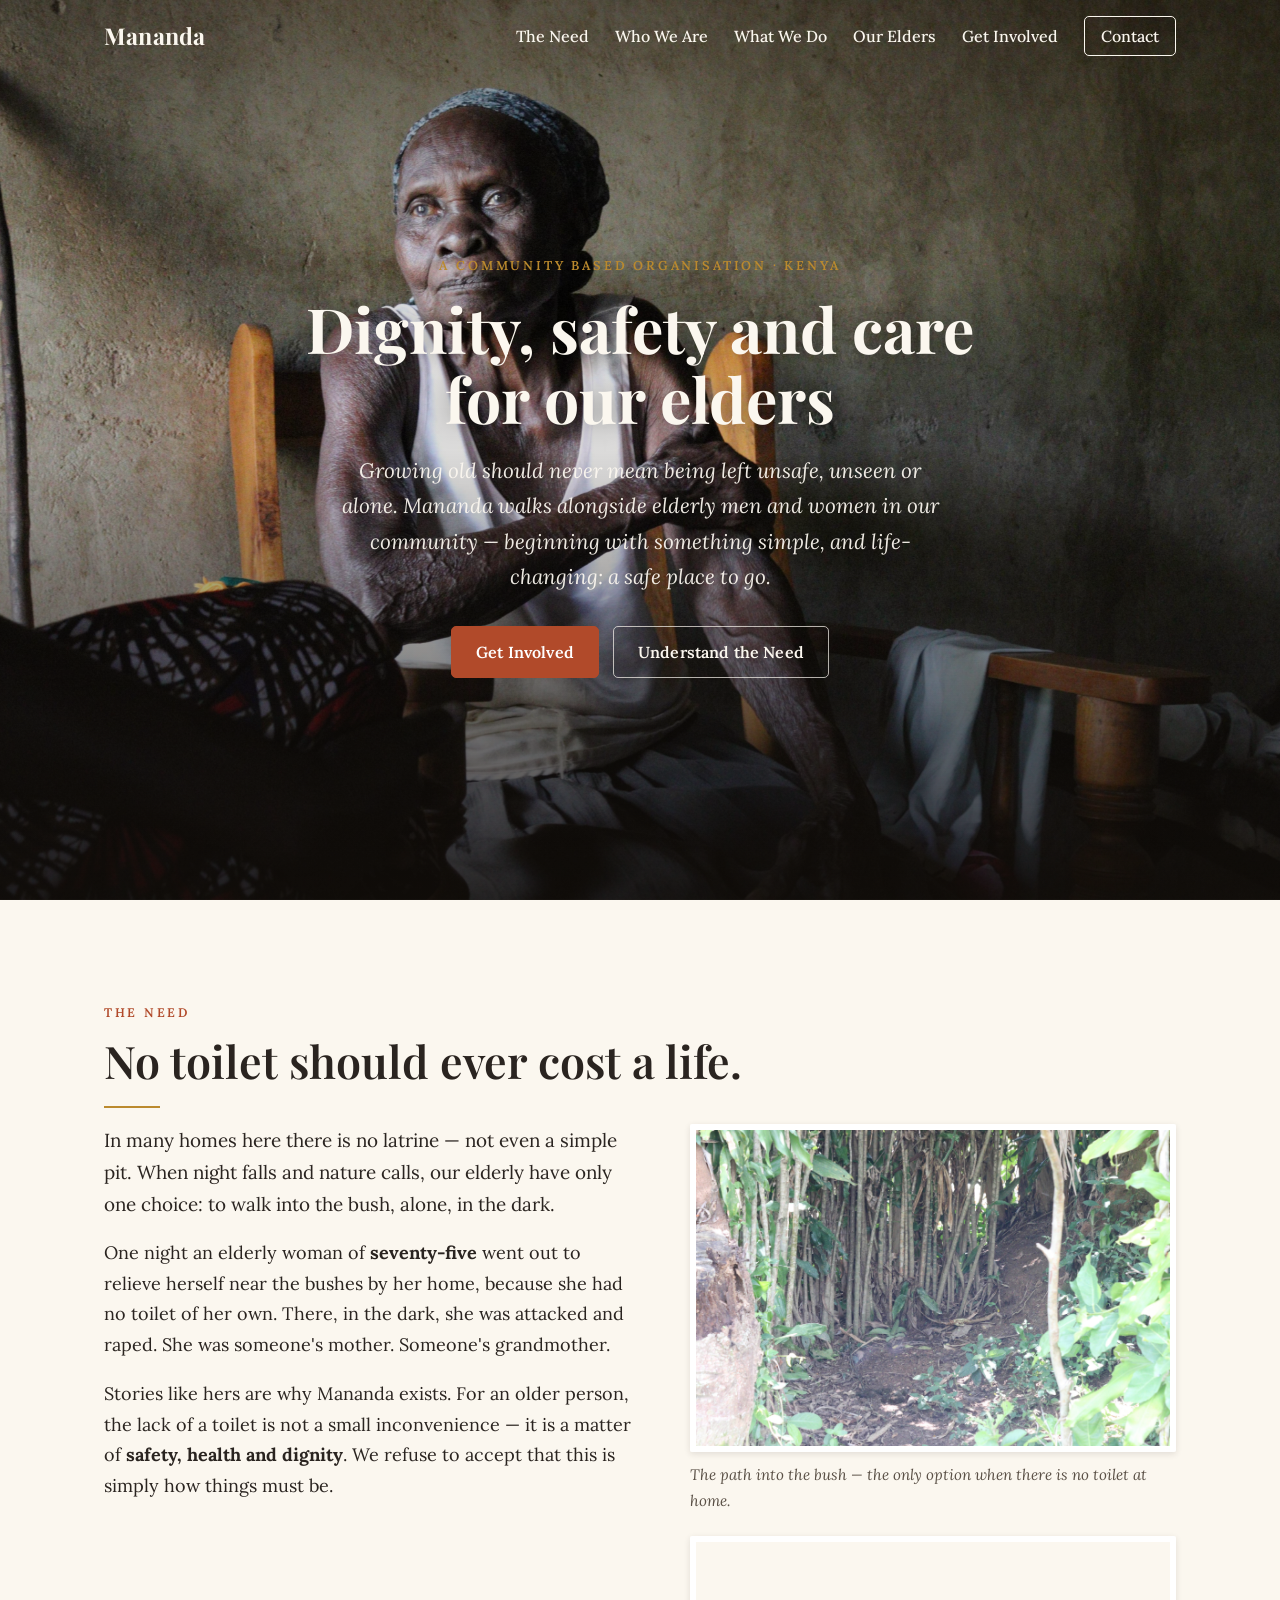
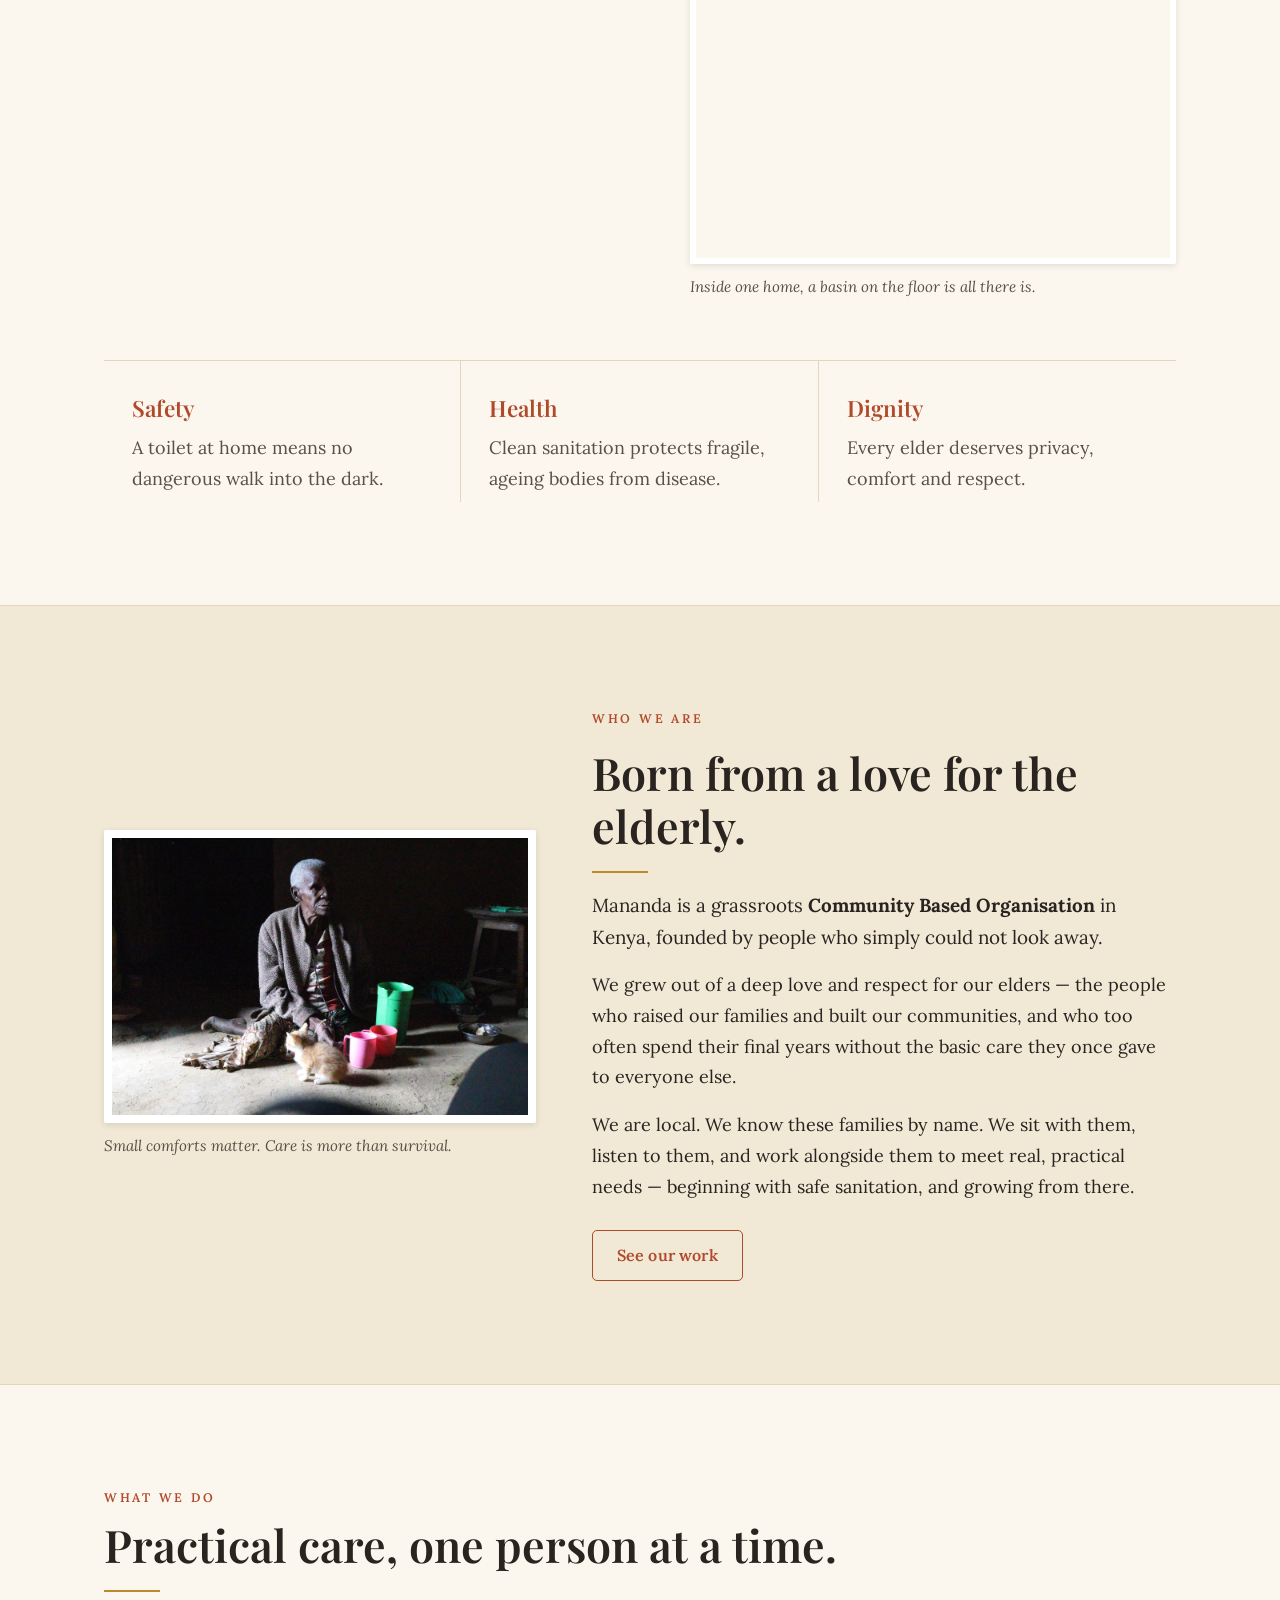
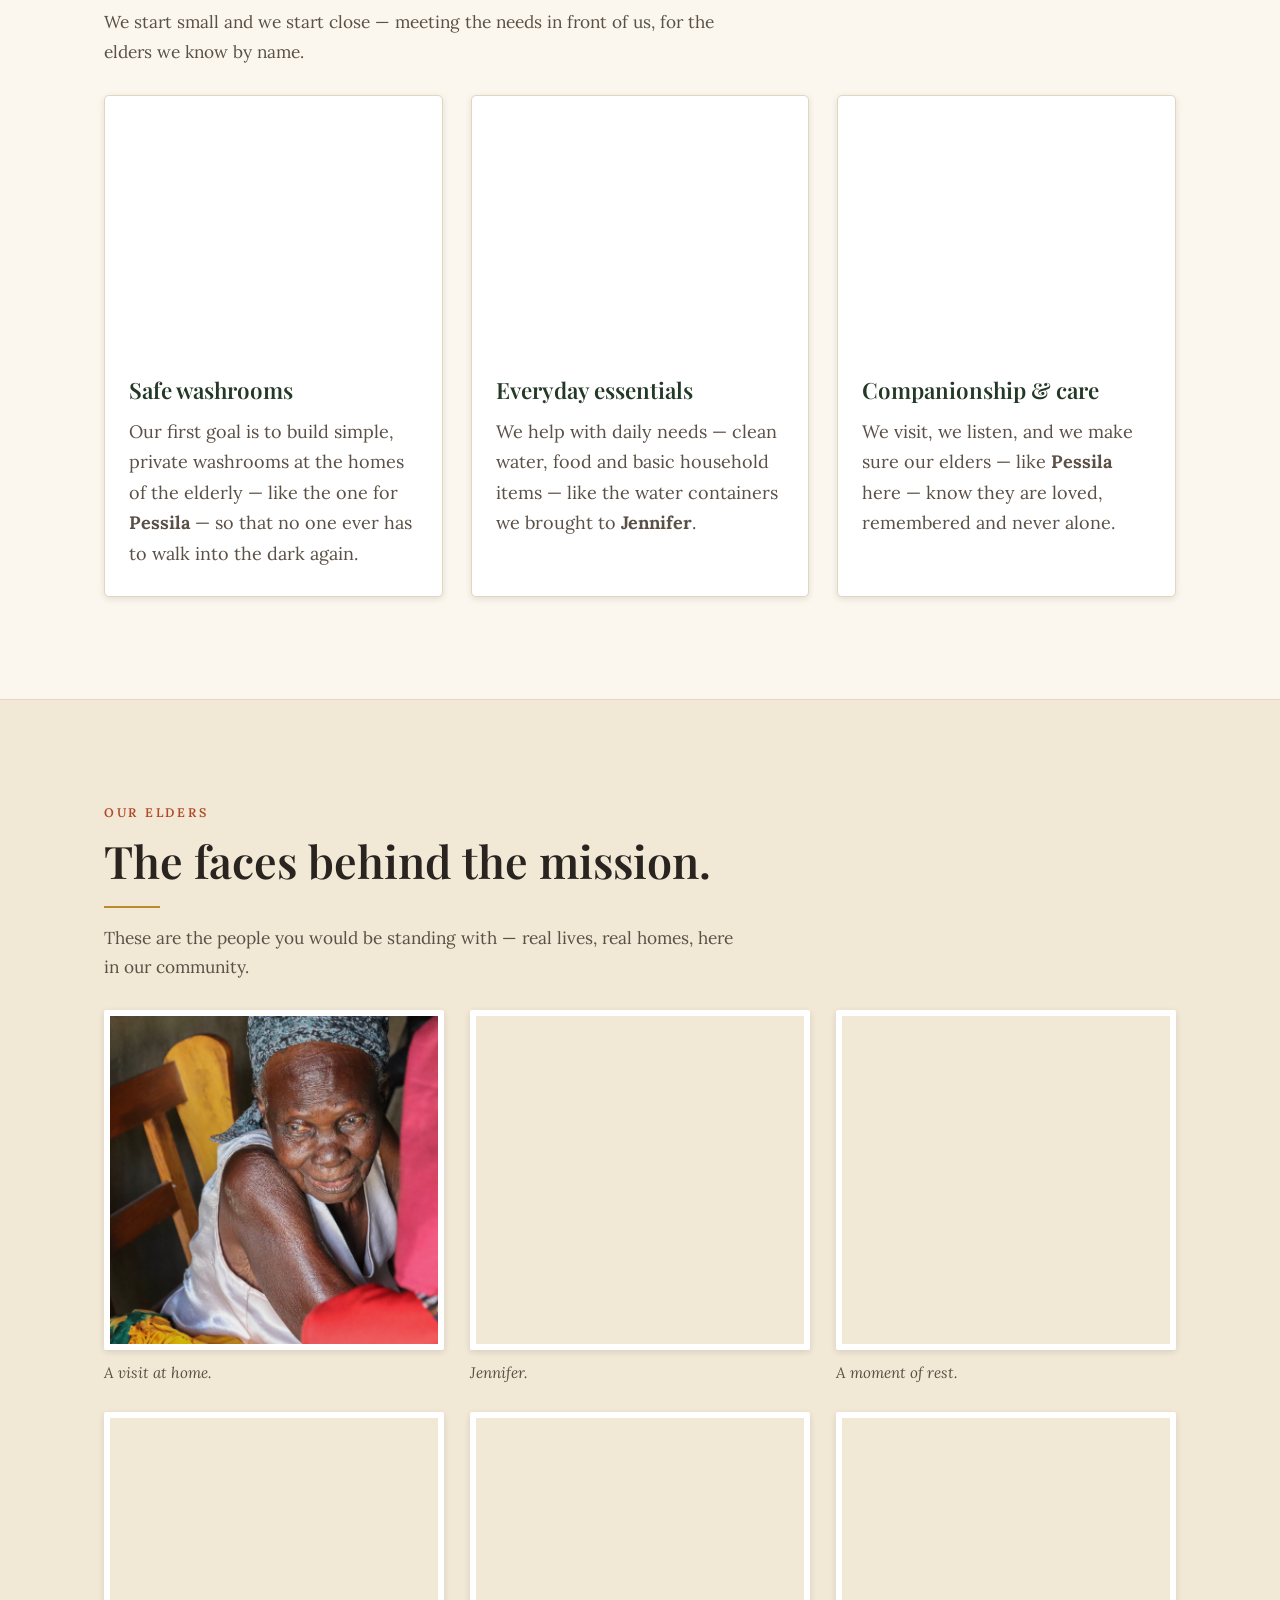
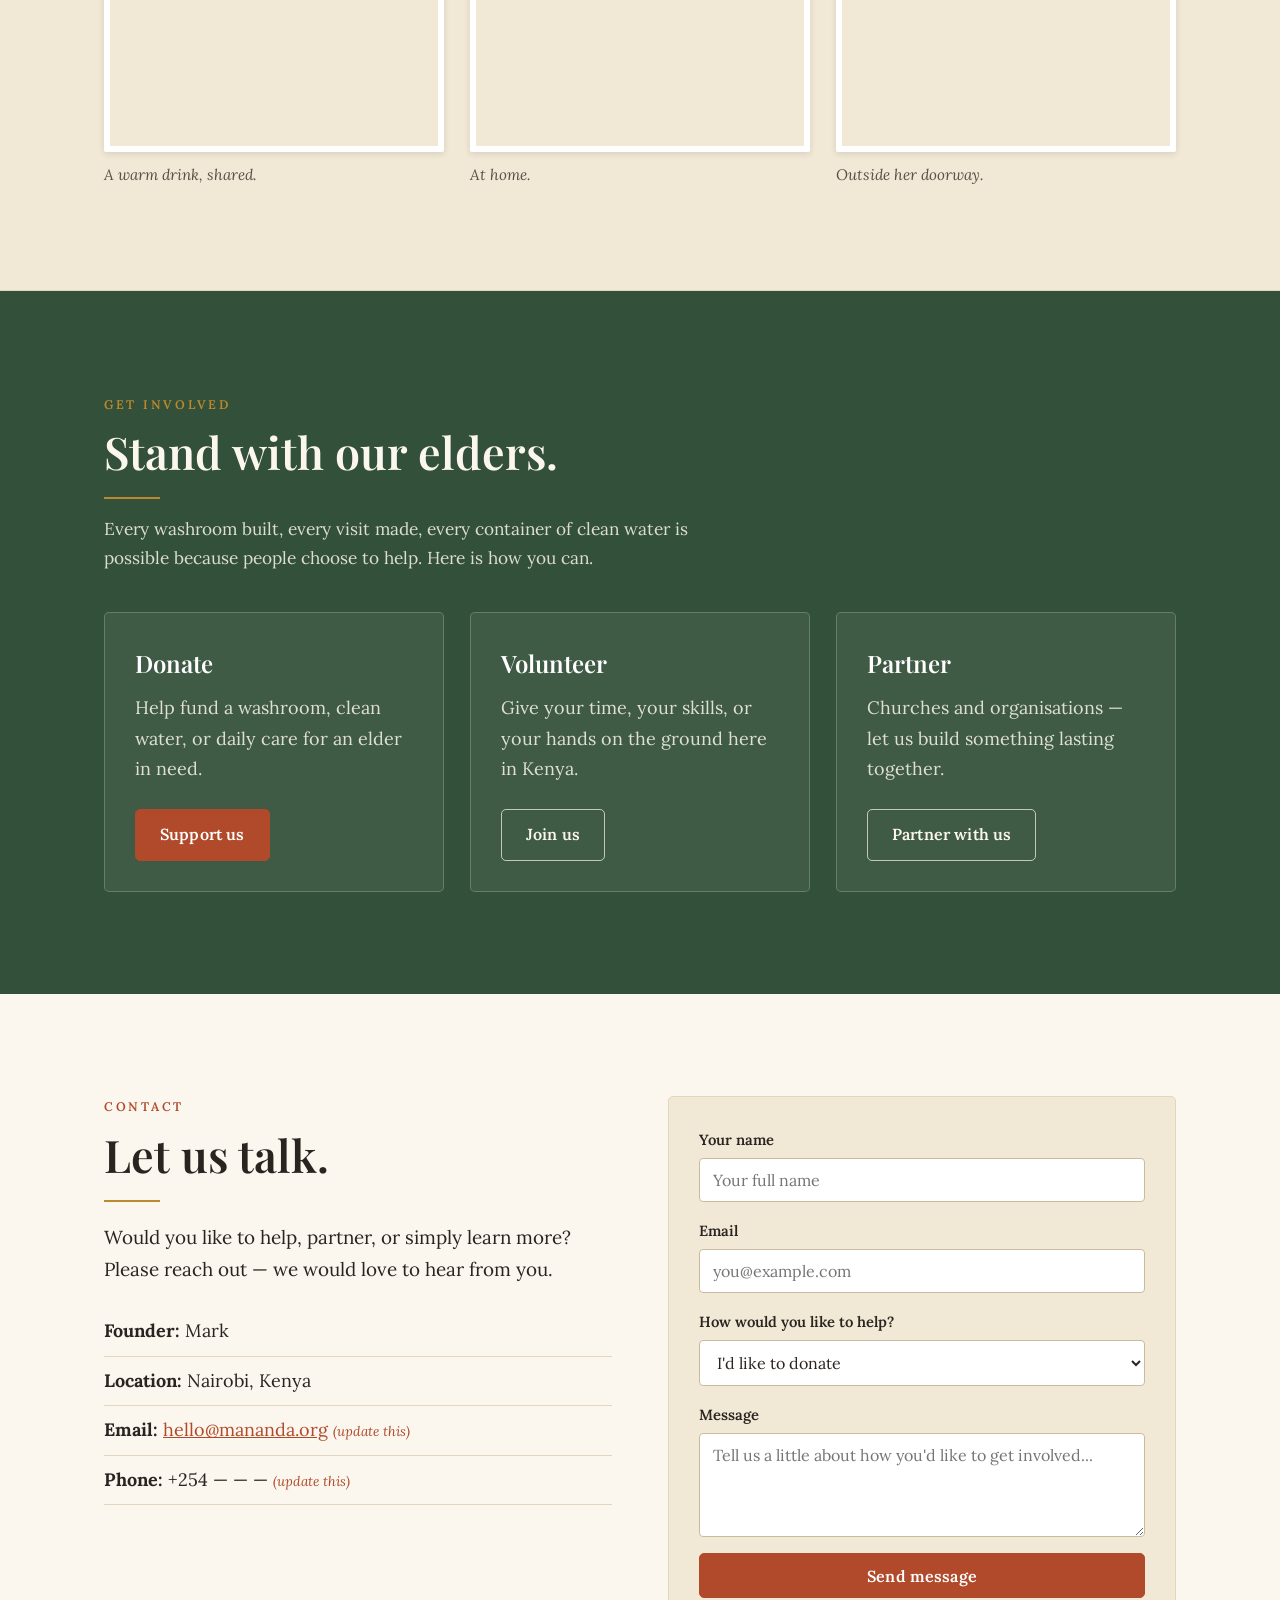
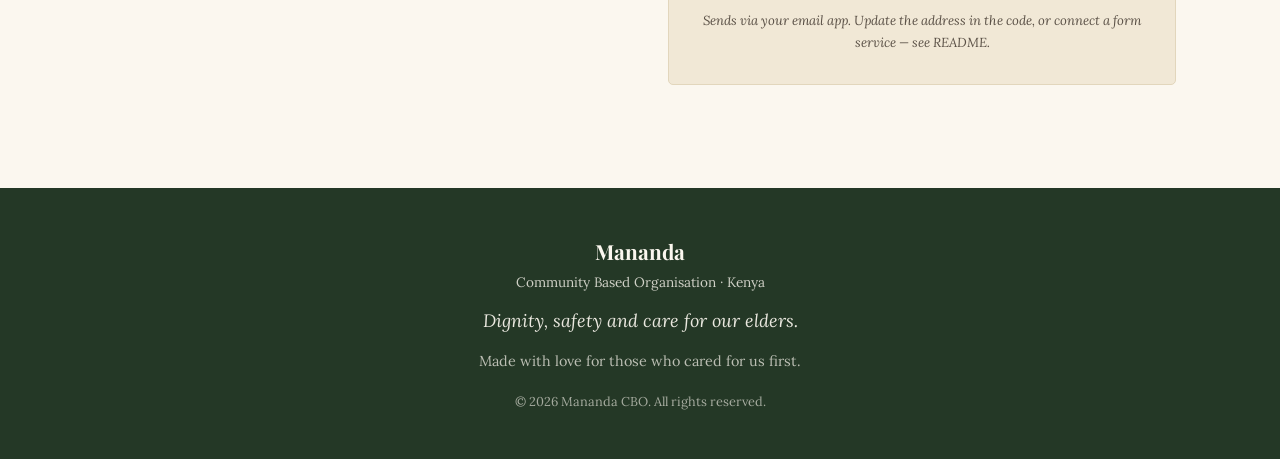
<file: index.html>
<!DOCTYPE html>
<html lang="en">
<head>
  <meta charset="UTF-8" />
  <meta name="viewport" content="width=device-width, initial-scale=1.0" />
  <title>Mananda — Dignity, Safety &amp; Care for Our Elders</title>
  <meta name="description" content="Mananda is a Community Based Organisation in Kenya restoring dignity, safety and care to the elderly — starting with something as basic, and as life-changing, as a safe toilet." />
  <link rel="canonical" href="https://angelodsantos.github.io/mananda-cbo/" />
  <meta name="theme-color" content="#33503A" />

  <!-- Favicon (inline SVG mark) -->
  <link rel="icon" href="data:image/svg+xml,%3Csvg xmlns='http://www.w3.org/2000/svg' viewBox='0 0 64 64'%3E%3Crect width='64' height='64' rx='8' fill='%2333503A'/%3E%3Ctext x='32' y='46' font-family='Georgia,serif' font-size='40' font-weight='700' text-anchor='middle' fill='%23FBF7EF'%3EM%3C/text%3E%3C/svg%3E" />

  <!-- Open Graph / social sharing -->
  <meta property="og:title" content="Mananda — Dignity, Safety & Care for Our Elders" />
  <meta property="og:description" content="A Community Based Organisation in Kenya protecting the dignity and safety of the elderly." />
  <meta property="og:type" content="website" />
  <meta property="og:url" content="https://angelodsantos.github.io/mananda-cbo/" />
  <meta property="og:image" content="https://angelodsantos.github.io/mananda-cbo/assets/hero.jpg" />
  <meta name="twitter:card" content="summary_large_image" />
  <meta name="twitter:title" content="Mananda — Dignity, Safety & Care for Our Elders" />
  <meta name="twitter:description" content="A Community Based Organisation in Kenya protecting the dignity and safety of the elderly." />
  <meta name="twitter:image" content="https://angelodsantos.github.io/mananda-cbo/assets/hero.jpg" />

  <!-- Structured data: charity / organisation -->
  <script type="application/ld+json">
  {
    "@context": "https://schema.org",
    "@type": "NGO",
    "name": "Mananda",
    "alternateName": "Mananda CBO",
    "description": "A Community Based Organisation in Kenya restoring dignity, safety and care to the elderly, starting with safe sanitation.",
    "url": "https://angelodsantos.github.io/mananda-cbo/",
    "areaServed": "Kenya",
    "foundingLocation": { "@type": "Place", "name": "Nairobi, Kenya" }
  }
  </script>

  <link rel="preconnect" href="https://fonts.googleapis.com" />
  <link rel="preconnect" href="https://fonts.gstatic.com" crossorigin />
  <link href="https://fonts.googleapis.com/css2?family=Playfair+Display:ital,wght@0,500;0,600;0,700;1,500&family=Lora:ital,wght@0,400;0,500;0,600;1,400;1,500&display=swap" rel="stylesheet" />
  <link rel="stylesheet" href="styles.css" />
</head>
<body>

  <a href="#problem" class="skip-link">Skip to content</a>

  <!-- ============ NAV ============ -->
  <header class="nav" id="nav">
    <div class="nav__inner">
      <a href="#top" class="nav__brand">
        <span class="nav__name">Mananda</span>
      </a>
      <nav class="nav__links" aria-label="Primary">
        <a href="#problem">The Need</a>
        <a href="#about">Who We Are</a>
        <a href="#work">What We Do</a>
        <a href="#elders">Our Elders</a>
        <a href="#involved">Get Involved</a>
        <a href="#contact" class="nav__cta">Contact</a>
      </nav>
      <button class="nav__toggle" id="navToggle" aria-label="Open menu" aria-expanded="false">
        <span></span><span></span><span></span>
      </button>
    </div>
  </header>

  <!-- ============ HERO ============ -->
  <section class="hero" id="top">
    <div class="hero__media">
      <img src="assets/hero.jpg" alt="An elder being visited in her home" class="hero__img js-photo" fetchpriority="high" decoding="async" />
    </div>
    <div class="hero__overlay"></div>
    <div class="hero__content">
      <p class="hero__eyebrow">A Community Based Organisation &middot; Kenya</p>
      <h1 class="hero__title">Dignity, safety and care for our elders</h1>
      <p class="hero__lede">
        Growing old should never mean being left unsafe, unseen or alone.
        Mananda walks alongside elderly men and women in our community — beginning
        with something simple, and life-changing: a safe place to go.
      </p>
      <div class="hero__actions">
        <a href="#involved" class="btn btn--primary">Get Involved</a>
        <a href="#problem" class="btn btn--ghost">Understand the Need</a>
      </div>
    </div>
  </section>

  <!-- ============ PROBLEM / THE NEED ============ -->
  <section class="section section--problem" id="problem">
    <div class="container">
      <p class="eyebrow">The Need</p>
      <h2 class="section__title">No toilet should ever cost a life.</h2>

      <div class="problem__grid">
        <div class="problem__story">
          <p class="lead">
            In many homes here there is no latrine — not even a simple pit. When
            night falls and nature calls, our elderly have only one choice: to walk
            into the bush, alone, in the dark.
          </p>
          <p>
            One night an elderly woman of <strong>seventy-five</strong> went out to
            relieve herself near the bushes by her home, because she had no toilet
            of her own. There, in the dark, she was attacked and raped. She was
            someone's mother. Someone's grandmother.
          </p>
          <p>
            Stories like hers are why Mananda exists. For an older person, the lack
            of a toilet is not a small inconvenience — it is a matter of
            <strong>safety, health and dignity</strong>. We refuse to accept that
            this is simply how things must be.
          </p>
        </div>

        <div class="problem__photos">
          <figure class="photo">
            <img src="assets/bush-path.jpg" alt="The bush path our elders walk to at night" class="js-photo" loading="lazy" decoding="async" />
            <figcaption>The path into the bush — the only option when there is no toilet at home.</figcaption>
          </figure>
          <figure class="photo">
            <img src="assets/home-conditions.jpg" alt="Inside an elder's home, where a basin serves as a toilet" class="js-photo" loading="lazy" decoding="async" />
            <figcaption>Inside one home, a basin on the floor is all there is.</figcaption>
          </figure>
        </div>
      </div>

      <div class="pillars">
        <div class="pillar">
          <h3>Safety</h3>
          <p>A toilet at home means no dangerous walk into the dark.</p>
        </div>
        <div class="pillar">
          <h3>Health</h3>
          <p>Clean sanitation protects fragile, ageing bodies from disease.</p>
        </div>
        <div class="pillar">
          <h3>Dignity</h3>
          <p>Every elder deserves privacy, comfort and respect.</p>
        </div>
      </div>
    </div>
  </section>

  <!-- ============ ABOUT ============ -->
  <section class="section section--about" id="about">
    <div class="container about__grid">
      <figure class="photo photo--framed">
        <img src="assets/elder-kitten.jpg" alt="An elder at home with his kitten" class="js-photo" loading="lazy" decoding="async" />
        <figcaption>Small comforts matter. Care is more than survival.</figcaption>
      </figure>

      <div class="about__text">
        <p class="eyebrow">Who We Are</p>
        <h2 class="section__title">Born from a love for the elderly.</h2>
        <p class="lead">
          Mananda is a grassroots <strong>Community Based Organisation</strong>
          in Kenya, founded by people who simply could not look away.
        </p>
        <p>
          We grew out of a deep love and respect for our elders — the people who
          raised our families and built our communities, and who too often spend
          their final years without the basic care they once gave to everyone else.
        </p>
        <p>
          We are local. We know these families by name. We sit with them, listen
          to them, and work alongside them to meet real, practical needs —
          beginning with safe sanitation, and growing from there.
        </p>
        <a href="#work" class="btn btn--outline">See our work</a>
      </div>
    </div>
  </section>

  <!-- ============ WORK ============ -->
  <section class="section section--work" id="work">
    <div class="container">
      <p class="eyebrow">What We Do</p>
      <h2 class="section__title">Practical care, one person at a time.</h2>
      <p class="section__intro">
        We start small and we start close — meeting the needs in front of us, for
        the elders we know by name.
      </p>

      <div class="cards">
        <article class="card">
          <figure class="card__media">
            <img src="assets/home.jpg" alt="An elder's mud-walled home with a metal-sheet roof" class="js-photo" loading="lazy" decoding="async" />
          </figure>
          <div class="card__body">
            <h3>Safe washrooms</h3>
            <p>
              Our first goal is to build simple, private washrooms at the homes of
              the elderly — like the one for <strong>Pessila</strong> — so that no
              one ever has to walk into the dark again.
            </p>
          </div>
        </article>

        <article class="card">
          <figure class="card__media">
            <img src="assets/jennifer-pots.jpg" alt="Jennifer at home with her yellow water containers" class="js-photo" loading="lazy" decoding="async" />
          </figure>
          <div class="card__body">
            <h3>Everyday essentials</h3>
            <p>
              We help with daily needs — clean water, food and basic household
              items — like the water containers we brought to <strong>Jennifer</strong>.
            </p>
          </div>
        </article>

        <article class="card">
          <figure class="card__media">
            <img src="assets/pessila.jpg" alt="Pessila smiling during a home visit" class="js-photo" loading="lazy" decoding="async" />
          </figure>
          <div class="card__body">
            <h3>Companionship &amp; care</h3>
            <p>
              We visit, we listen, and we make sure our elders — like
              <strong>Pessila</strong> here — know they are loved, remembered and
              never alone.
            </p>
          </div>
        </article>
      </div>
    </div>
  </section>

  <!-- ============ ELDERS GALLERY ============ -->
  <section class="section section--elders" id="elders">
    <div class="container">
      <p class="eyebrow">Our Elders</p>
      <h2 class="section__title">The faces behind the mission.</h2>
      <p class="section__intro">
        These are the people you would be standing with — real lives, real homes,
        here in our community.
      </p>

      <div class="gallery">
        <figure class="gallery__item">
          <img src="assets/elder-1.jpg" alt="An elder being cared for at home" class="js-photo" loading="lazy" decoding="async" />
          <figcaption>A visit at home.</figcaption>
        </figure>
        <figure class="gallery__item">
          <img src="assets/jennifer-pots.jpg" alt="Jennifer with her water containers" class="js-photo" loading="lazy" decoding="async" />
          <figcaption>Jennifer.</figcaption>
        </figure>
        <figure class="gallery__item">
          <img src="assets/elder-2.jpg" alt="An elder resting in her chair" class="js-photo" loading="lazy" decoding="async" />
          <figcaption>A moment of rest.</figcaption>
        </figure>
        <figure class="gallery__item">
          <img src="assets/elder-care.jpg" alt="An elder with a cup of tea" class="js-photo" loading="lazy" decoding="async" />
          <figcaption>A warm drink, shared.</figcaption>
        </figure>
        <figure class="gallery__item">
          <img src="assets/elder-3.jpg" alt="An elder at home" class="js-photo" loading="lazy" decoding="async" />
          <figcaption>At home.</figcaption>
        </figure>
        <figure class="gallery__item">
          <img src="assets/elder-4.jpg" alt="An elder outside her home" class="js-photo" loading="lazy" decoding="async" />
          <figcaption>Outside her doorway.</figcaption>
        </figure>
      </div>
    </div>
  </section>

  <!-- ============ GET INVOLVED ============ -->
  <section class="section section--involved" id="involved">
    <div class="container">
      <p class="eyebrow eyebrow--light">Get Involved</p>
      <h2 class="section__title section__title--light">Stand with our elders.</h2>
      <p class="section__intro section__intro--light">
        Every washroom built, every visit made, every container of clean water is
        possible because people choose to help. Here is how you can.
      </p>

      <div class="involved__grid">
        <div class="involved__card">
          <h3>Donate</h3>
          <p>Help fund a washroom, clean water, or daily care for an elder in need.</p>
          <a href="#contact" class="btn btn--primary">Support us</a>
        </div>
        <div class="involved__card">
          <h3>Volunteer</h3>
          <p>Give your time, your skills, or your hands on the ground here in Kenya.</p>
          <a href="#contact" class="btn btn--outline btn--outline-light">Join us</a>
        </div>
        <div class="involved__card">
          <h3>Partner</h3>
          <p>Churches and organisations — let us build something lasting together.</p>
          <a href="#contact" class="btn btn--outline btn--outline-light">Partner with us</a>
        </div>
      </div>
    </div>
  </section>

  <!-- ============ CONTACT ============ -->
  <section class="section section--contact" id="contact">
    <div class="container contact__grid">
      <div class="contact__intro">
        <p class="eyebrow">Contact</p>
        <h2 class="section__title">Let us talk.</h2>
        <p class="lead">
          Would you like to help, partner, or simply learn more? Please reach out
          — we would love to hear from you.
        </p>
        <ul class="contact__details">
          <li><strong>Founder:</strong> Mark</li>
          <li><strong>Location:</strong> Nairobi, Kenya</li>
          <li><strong>Email:</strong> <a href="mailto:hello@mananda.org">hello@mananda.org</a> <em>(update this)</em></li>
          <li><strong>Phone:</strong> +254 &mdash; &mdash; &mdash; <em>(update this)</em></li>
        </ul>
      </div>

      <!-- Works now via the visitor's email app (mailto).
           To collect submissions on a server instead, sign up at
           formspree.io / web3forms.com and set data-endpoint to their URL. -->
      <form class="contact__form" id="contactForm" data-endpoint="" data-email="hello@mananda.org">
        <label>Your name
          <input type="text" name="name" placeholder="Your full name" required />
        </label>
        <label>Email
          <input type="email" name="email" placeholder="you@example.com" required />
        </label>
        <label>How would you like to help?
          <select name="interest">
            <option>I'd like to donate</option>
            <option>I'd like to volunteer</option>
            <option>I'd like to partner</option>
            <option>Just learning more</option>
          </select>
        </label>
        <label>Message
          <textarea name="message" rows="4" placeholder="Tell us a little about how you'd like to get involved..."></textarea>
        </label>
        <button type="submit" class="btn btn--primary btn--block">Send message</button>
        <p class="contact__formnote" id="formNote">Sends via your email app. Update the address in the code, or connect a form service — see README.</p>
      </form>
    </div>
  </section>

  <!-- ============ FOOTER ============ -->
  <footer class="footer">
    <div class="container footer__inner">
      <div class="footer__brand">
        <strong>Mananda</strong>
        <span>Community Based Organisation &middot; Kenya</span>
      </div>
      <p class="footer__tag">Dignity, safety and care for our elders.</p>
      <p class="footer__made">Made with love for those who cared for us first.</p>
      <p class="footer__copy">&copy; <span id="year"></span> Mananda CBO. All rights reserved.</p>
    </div>
  </footer>

  <script src="script.js"></script>
</body>
</html>
</file>
<file: styles.css>
/* ============================================================
   Mananda CBO — styles
   A warm, traditional charity look: classic serif type,
   earthy colours, simple framed photos, restrained detailing.
   ============================================================ */

:root {
  --cream:      #FBF7EF;
  --cream-2:    #F1E8D6;
  --paper-line: #E2D6BC;
  --clay:       #B14A2A;
  --clay-dark:  #8E3A1F;
  --green:      #33503A;
  --green-dark: #243826;
  --gold:       #BB8A2E;
  --ink:        #2A2420;
  --ink-soft:   #5A5046;
  --white:      #ffffff;

  --maxw: 1120px;
  --radius: 5px;
  --shadow: 0 2px 6px rgba(42, 36, 32, 0.12);

  --serif-display: "Playfair Display", Georgia, "Times New Roman", serif;
  --serif-body: "Lora", Georgia, "Times New Roman", serif;
}

* { box-sizing: border-box; }

html {
  scroll-behavior: smooth;
  scroll-padding-top: 76px;
  -webkit-text-size-adjust: 100%;   /* stop iOS inflating text in landscape */
  text-size-adjust: 100%;
}

/* Never allow sideways scrolling on phones */
html, body { overflow-x: hidden; }

/* Accessibility: skip link + visible keyboard focus */
.skip-link {
  position: absolute; left: 12px; top: -60px; z-index: 100;
  background: var(--clay); color: var(--white); padding: 10px 16px;
  border-radius: 4px; font-family: var(--serif-body); font-weight: 600; transition: top .2s ease;
}
.skip-link:focus { top: 12px; text-decoration: none; }
:focus-visible { outline: 3px solid var(--gold); outline-offset: 2px; }

body {
  margin: 0;
  font-family: var(--serif-body);
  color: var(--ink);
  background: var(--cream);
  line-height: 1.7;
  font-size: 18px;
  -webkit-font-smoothing: antialiased;
}

img { display: block; max-width: 100%; }
a { color: var(--clay); }
a:hover { color: var(--clay-dark); }

.container { width: 100%; max-width: var(--maxw); margin: 0 auto; padding: 0 24px; }

/* ---------- Typography helpers ---------- */
.eyebrow {
  font-family: var(--serif-body);
  text-transform: uppercase;
  letter-spacing: 0.22em;
  font-size: 0.78rem;
  font-weight: 600;
  color: var(--clay);
  margin: 0 0 0.7rem;
}
.eyebrow--light { color: var(--gold); }

.section__title {
  font-family: var(--serif-display);
  font-weight: 600;
  font-size: clamp(1.8rem, 3.8vw, 2.8rem);
  line-height: 1.18;
  margin: 0 0 1rem;
  color: var(--ink);
}
.section__title::after {
  content: "";
  display: block;
  width: 56px; height: 2px;
  background: var(--gold);
  margin-top: 18px;
}
.section__title--light { color: var(--cream); }

.section__intro { max-width: 640px; color: var(--ink-soft); font-size: 1.08rem; margin: 0 0 8px; }
.section__intro--light { color: rgba(251, 247, 239, 0.85); }

.lead { font-size: 1.18rem; color: var(--ink); }

/* ---------- Buttons (simple, traditional) ---------- */
.btn {
  display: inline-block;
  font-family: var(--serif-body);
  font-weight: 600;
  font-size: 1rem;
  letter-spacing: .01em;
  padding: 0.7em 1.5em;
  border-radius: var(--radius);
  cursor: pointer;
  border: 1.5px solid transparent;
  transition: background .15s ease, color .15s ease, border-color .15s ease;
  text-decoration: none;
}
.btn--primary { background: var(--clay); color: var(--white); border-color: var(--clay); }
.btn--primary:hover { background: var(--clay-dark); border-color: var(--clay-dark); color: var(--white); }
.btn--ghost { background: transparent; color: var(--cream); border-color: rgba(251,247,239,0.7); }
.btn--ghost:hover { background: rgba(251,247,239,0.12); color: var(--white); }
.btn--outline { background: transparent; color: var(--clay); border-color: var(--clay); }
.btn--outline:hover { background: var(--clay); color: var(--white); }
.btn--outline-light { color: var(--cream); border-color: rgba(251,247,239,0.7); }
.btn--outline-light:hover { background: var(--cream); color: var(--green-dark); }
.btn--block { display: block; width: 100%; text-align: center; }

/* ============ NAV ============ */
.nav {
  position: fixed; top: 0; left: 0; right: 0; z-index: 50;
  transition: background .3s ease, box-shadow .3s ease, padding .3s ease;
  padding: 16px 0;
}
.nav--scrolled { background: var(--cream); box-shadow: var(--shadow); padding: 8px 0; border-bottom: 1px solid var(--paper-line); }
.nav__inner { max-width: var(--maxw); margin: 0 auto; padding: 0 24px; display: flex; align-items: center; justify-content: space-between; }
.nav__brand { display: flex; align-items: center; font-family: var(--serif-display); font-weight: 700; font-size: 1.45rem; letter-spacing: .01em; color: var(--cream); text-decoration: none; }
.nav--scrolled .nav__brand { color: var(--ink); }
.nav__links { display: flex; align-items: center; gap: 26px; }
.nav__links a { color: var(--cream); font-weight: 500; font-size: 1rem; text-decoration: none; }
.nav__links a:hover { color: var(--gold); }
.nav--scrolled .nav__links a { color: var(--ink); }
.nav--scrolled .nav__links a:hover { color: var(--clay); }
.nav__cta { border: 1.5px solid currentColor; padding: 0.35em 1em; border-radius: var(--radius); }
.nav__toggle { display: none; flex-direction: column; gap: 5px; background: none; border: 0; cursor: pointer; padding: 8px; }
.nav__toggle span { width: 26px; height: 2px; background: var(--cream); transition: .3s; }
.nav--scrolled .nav__toggle span { background: var(--ink); }

/* ============ HERO ============ */
.hero { position: relative; min-height: 100vh; min-height: 100svh; display: flex; align-items: center; color: var(--cream); overflow: hidden; }
.hero__media, .hero__overlay { position: absolute; inset: 0; }
.hero__img { width: 100%; height: 100%; object-fit: cover; }
/* Lighter, bottom-weighted scrim: the photo stays visible, text stays readable */
.hero__overlay {
  background: linear-gradient(to bottom,
    rgba(18,14,10,0.45) 0%,
    rgba(18,14,10,0.12) 28%,
    rgba(18,14,10,0.15) 50%,
    rgba(18,14,10,0.85) 100%);
}
.hero__content { position: relative; z-index: 2; max-width: 760px; margin: 0 auto; padding: 110px 24px 90px; text-align: center; }
.hero__eyebrow { text-transform: uppercase; letter-spacing: .22em; font-weight: 600; font-size: .8rem; color: var(--gold); margin-bottom: 1.1rem; }
.hero__title { font-family: var(--serif-display); font-weight: 700; font-size: clamp(2.2rem, 5.2vw, 3.9rem); line-height: 1.12; margin: 0 0 1.2rem; text-shadow: 0 1px 24px rgba(0,0,0,0.35); }
.hero__lede { font-size: clamp(1.05rem, 2vw, 1.3rem); color: rgba(251,247,239,0.94); max-width: 620px; margin: 0 auto 2rem; font-style: italic; }
.hero__actions { display: flex; gap: 14px; justify-content: center; flex-wrap: wrap; }

/* Intro: photo fades/settles first, then the words arrive one by one */
.hero__img { animation: heroImg 1.3s ease both; }
.hero__eyebrow, .hero__title, .hero__lede, .hero__actions { opacity: 0; animation: heroText .9s ease forwards; }
.hero__eyebrow { animation-delay: 0.6s; }
.hero__title   { animation-delay: 0.8s; }
.hero__lede    { animation-delay: 1.05s; }
.hero__actions { animation-delay: 1.3s; }
@keyframes heroImg { from { opacity: 0; transform: scale(1.06); } to { opacity: 1; transform: scale(1); } }
@keyframes heroText { from { opacity: 0; transform: translateY(14px); } to { opacity: 1; transform: none; } }

/* ============ SECTIONS ============ */
.section { padding: clamp(56px, 8vw, 104px) 0; }
.section--problem { background: var(--cream); }
.section--about { background: var(--cream-2); border-top: 1px solid var(--paper-line); border-bottom: 1px solid var(--paper-line); }
.section--work { background: var(--cream); }
.section--elders { background: var(--cream-2); border-top: 1px solid var(--paper-line); border-bottom: 1px solid var(--paper-line); }
.section--involved { background: var(--green); }
.section--contact { background: var(--cream); }

/* ---------- Photos (framed, traditional) ---------- */
.photo { margin: 0; }
.photo img { width: 100%; border: 6px solid var(--white); box-shadow: var(--shadow); border-radius: 2px; }
.photo figcaption, .gallery__item figcaption { margin-top: 10px; color: var(--ink-soft); font-size: .95rem; font-style: italic; }
.photo--framed img { border-width: 8px; }

/* ---------- Problem ---------- */
.problem__grid { display: grid; grid-template-columns: 1.05fr 0.95fr; gap: 48px; align-items: start; margin-top: 6px; }
.problem__story p { margin: 0 0 1.15rem; }
.problem__photos { display: grid; gap: 22px; }

.pillars { display: grid; grid-template-columns: repeat(3, 1fr); gap: 0; margin-top: 60px; border-top: 1px solid var(--paper-line); }
.pillar { padding: 28px 28px 8px; border-right: 1px solid var(--paper-line); }
.pillar:last-child { border-right: 0; }
.pillar h3 { font-family: var(--serif-display); font-weight: 600; font-size: 1.4rem; color: var(--clay); margin: 0 0 .4rem; }
.pillar p { color: var(--ink-soft); margin: 0; }

/* ---------- About ---------- */
.about__grid { display: grid; grid-template-columns: 0.85fr 1.15fr; gap: 56px; align-items: center; }
.about__text p { margin: 0 0 1.1rem; }
.about__text .btn { margin-top: 10px; }

/* ---------- Work cards ---------- */
.cards { display: grid; grid-template-columns: repeat(3, 1fr); gap: 28px; margin-top: 28px; }
.card { background: var(--white); border: 1px solid var(--paper-line); border-radius: var(--radius); overflow: hidden; box-shadow: var(--shadow); }
.card__media { margin: 0; aspect-ratio: 4 / 3; }
.card__media img { width: 100%; height: 100%; object-fit: cover; }
.card__body { padding: 22px 24px 26px; }
.card__body h3 { font-family: var(--serif-display); font-weight: 600; font-size: 1.4rem; margin: 0 0 .5rem; color: var(--green-dark); }
.card__body p { margin: 0; color: var(--ink-soft); }

/* ---------- Gallery ---------- */
.gallery { display: grid; grid-template-columns: repeat(3, 1fr); gap: 26px; margin-top: 28px; }
.gallery__item { margin: 0; }
.gallery__item img { width: 100%; aspect-ratio: 1 / 1; object-fit: cover; border: 6px solid var(--white); box-shadow: var(--shadow); border-radius: 2px; }

/* ---------- Get involved ---------- */
.involved__grid { display: grid; grid-template-columns: repeat(3, 1fr); gap: 26px; margin-top: 38px; }
.involved__card { background: rgba(255,255,255,0.06); border: 1px solid rgba(251,247,239,0.22); border-radius: var(--radius); padding: 30px; color: var(--cream); }
.involved__card h3 { font-family: var(--serif-display); font-weight: 600; font-size: 1.5rem; margin: 0 0 .6rem; color: var(--white); }
.involved__card p { color: rgba(251,247,239,0.85); margin: 0 0 1.5rem; }

/* ---------- Contact ---------- */
.contact__grid { display: grid; grid-template-columns: 1fr 1fr; gap: 56px; align-items: start; }
.contact__details { list-style: none; padding: 0; margin: 1.4rem 0 0; }
.contact__details li { padding: 9px 0; border-bottom: 1px solid var(--paper-line); }
.contact__details em { color: var(--clay); font-size: .85rem; font-style: italic; }
.contact__form { background: var(--cream-2); padding: 30px; border: 1px solid var(--paper-line); border-radius: var(--radius); }
.contact__form label { display: block; font-weight: 600; font-size: .92rem; margin-bottom: 16px; }
.contact__form input, .contact__form select, .contact__form textarea {
  display: block; width: 100%; margin-top: 6px; padding: 11px 13px;
  border: 1px solid #cbbb9d; border-radius: 4px; font-family: var(--serif-body); font-size: 1rem; background: var(--white); color: var(--ink);
}
.contact__form input:focus, .contact__form select:focus, .contact__form textarea:focus { outline: 2px solid var(--clay); border-color: var(--clay); }
.contact__formnote { font-size: .82rem; color: var(--ink-soft); margin: 12px 0 0; text-align: center; font-style: italic; }

/* ============ FOOTER ============ */
.footer { background: var(--green-dark); color: var(--cream); padding: 46px 0; }
.footer__inner { display: flex; flex-direction: column; align-items: center; gap: 12px; text-align: center; }
.footer__brand { display: flex; flex-direction: column; align-items: center; gap: 2px; }
.footer__brand strong { display: block; font-family: var(--serif-display); font-size: 1.3rem; }
.footer__brand span { font-size: .85rem; opacity: .8; }
.footer__tag { font-style: italic; opacity: .92; margin: 0; }
.footer__made { font-size: .9rem; opacity: .7; margin: 0; }
.footer__copy { font-size: .8rem; opacity: .6; margin: 6px 0 0; }

/* ============ SCROLL REVEAL (gentle) ============ */
.reveal { opacity: 0; transform: translateY(18px); transition: opacity .7s ease, transform .7s ease; }
.reveal.is-visible { opacity: 1; transform: none; }

/* ============ RESPONSIVE ============ */
@media (max-width: 860px) {
  .nav__links {
    position: fixed; inset: 0 0 0 auto; width: min(80vw, 320px);
    background: var(--green-dark); flex-direction: column; align-items: flex-start;
    padding: 92px 28px; gap: 8px; transform: translateX(100%); transition: transform .3s ease; box-shadow: var(--shadow);
    overflow-y: auto;
  }
  .nav__links.is-open { transform: translateX(0); }
  /* Bigger, full-width tap targets in the mobile menu */
  .nav__links a, .nav--scrolled .nav__links a {
    color: var(--cream); font-size: 1.15rem; width: 100%;
    padding: 12px 0; border-bottom: 1px solid rgba(251,247,239,0.14);
  }
  .nav__cta { border: 1.5px solid rgba(251,247,239,0.7); border-radius: var(--radius); padding: 12px 14px; margin-top: 8px; }
  .nav__toggle { display: flex; }
  /* Dim the page behind the open menu */
  .nav-backdrop {
    position: fixed; inset: 0; z-index: 40; background: rgba(20,16,12,0.5);
    opacity: 0; visibility: hidden; transition: opacity .3s ease, visibility .3s ease;
  }
  .nav-backdrop.is-open { opacity: 1; visibility: visible; }

  .problem__grid, .about__grid, .contact__grid { grid-template-columns: 1fr; gap: 32px; }
  .cards, .involved__grid { grid-template-columns: 1fr; }
  .gallery { grid-template-columns: repeat(2, 1fr); gap: 16px; }
  .pillars { grid-template-columns: 1fr; }
  .pillar { border-right: 0; border-bottom: 1px solid var(--paper-line); padding: 22px 0 14px; }
  .pillar:last-child { border-bottom: 0; }
  .about__grid .photo--framed { max-width: 440px; margin: 0 auto; }

  /* Hero: let the photo breathe — anchor the words to the bottom over a
     soft scrim instead of a dark box across the middle of the face. */
  .hero { align-items: flex-end; }
  .hero__overlay {
    background: linear-gradient(to bottom,
      rgba(18,14,10,0.32) 0%,
      rgba(18,14,10,0.04) 26%,
      rgba(18,14,10,0.10) 46%,
      rgba(18,14,10,0.92) 100%);
  }
  .hero__content { padding: 0 22px 56px; max-width: 100%; }
  .hero__eyebrow { margin-bottom: 0.7rem; }
  .hero__title { font-size: clamp(2rem, 8.5vw, 2.7rem); margin-bottom: 0.9rem; }
  .hero__lede { font-size: 1.02rem; line-height: 1.55; margin-bottom: 1.5rem; }
}

@media (max-width: 520px) {
  body { font-size: 17px; }
  .container { padding: 0 18px; }
  .section { padding: 52px 0; }
  /* Stack hero buttons full-width so they're easy to tap */
  .hero__actions { flex-direction: column; align-items: stretch; }
  .hero__actions .btn { width: 100%; }
  .btn { padding: 0.8em 1.4em; }
  .photo img, .photo--framed img { border-width: 5px; }
  .gallery__item img { border-width: 4px; }
  .card__body, .contact__form, .involved__card { padding-left: 20px; padding-right: 20px; }
}

@media (prefers-reduced-motion: reduce) {
  html { scroll-behavior: auto; }
  .reveal { opacity: 1; transform: none; transition: none; }
  .hero__img, .hero__eyebrow, .hero__title, .hero__lede, .hero__actions {
    animation: none; opacity: 1; transform: none;
  }
}
</file>
